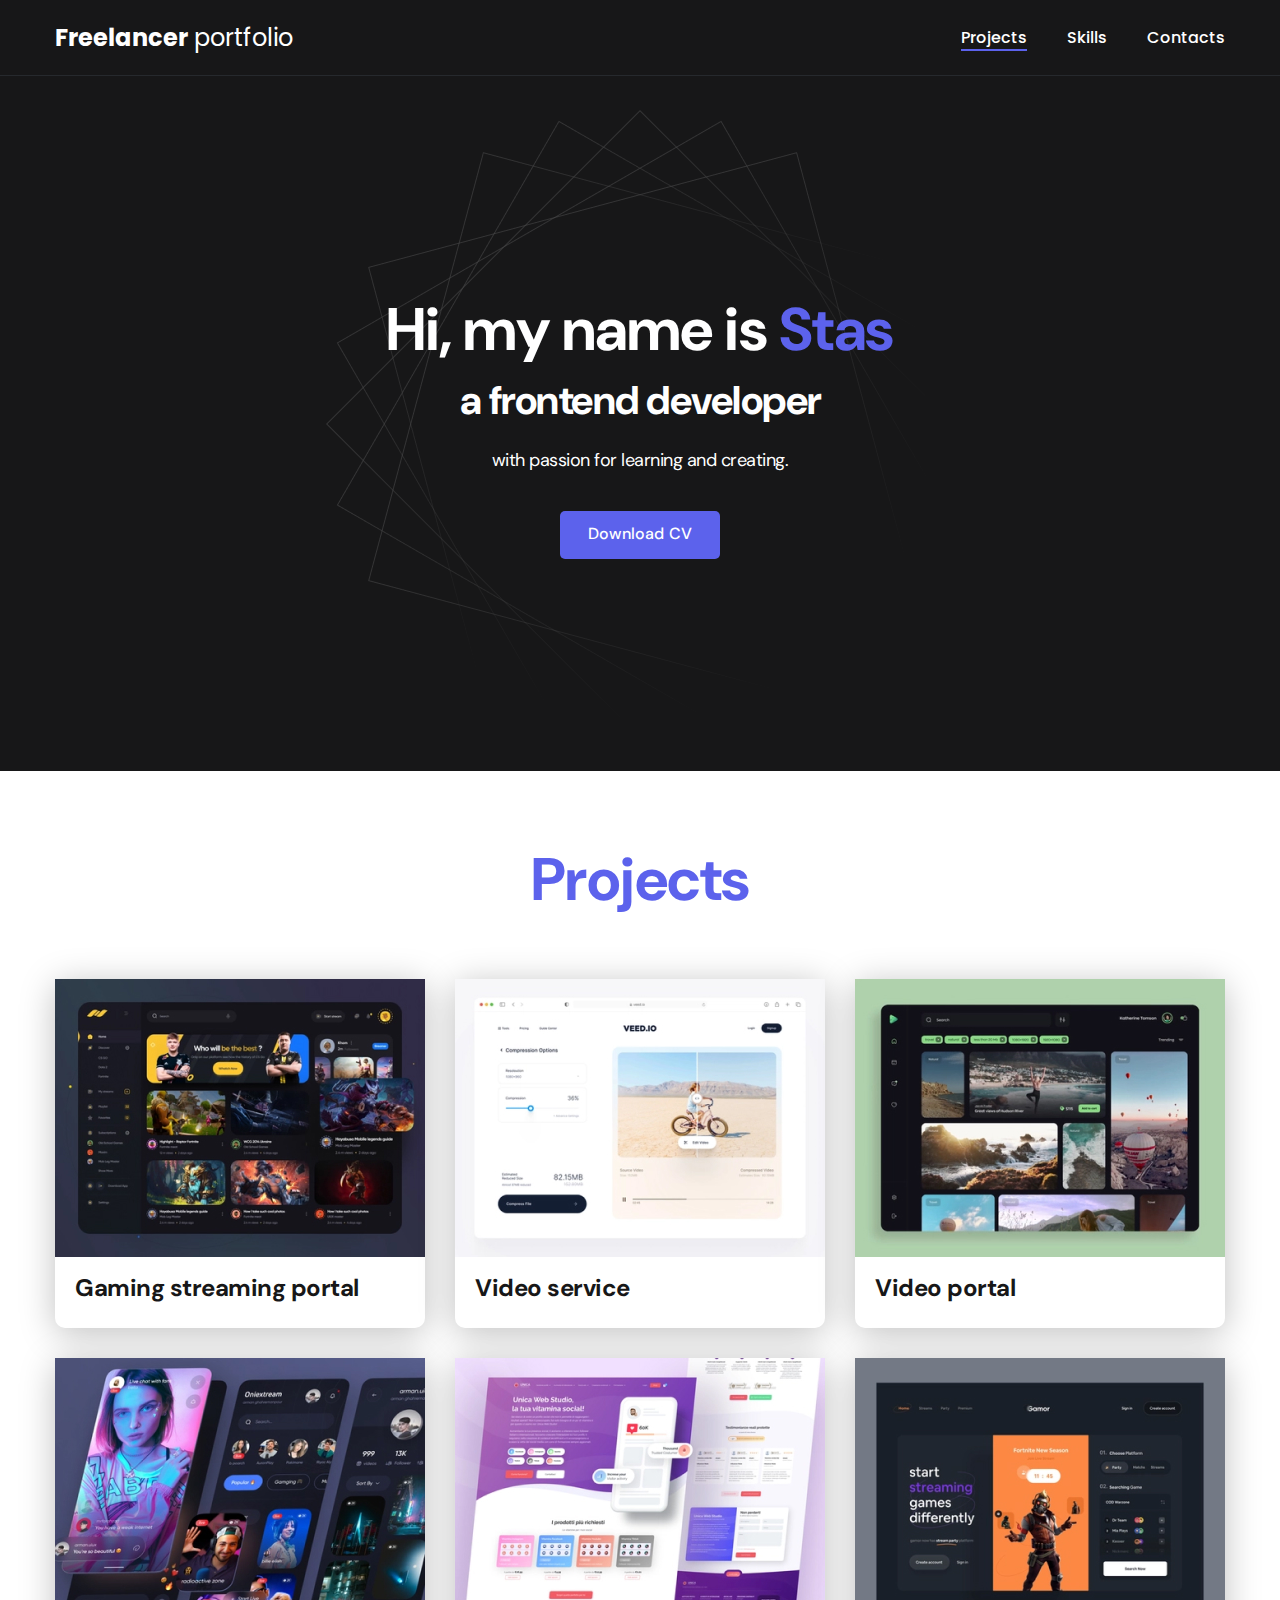
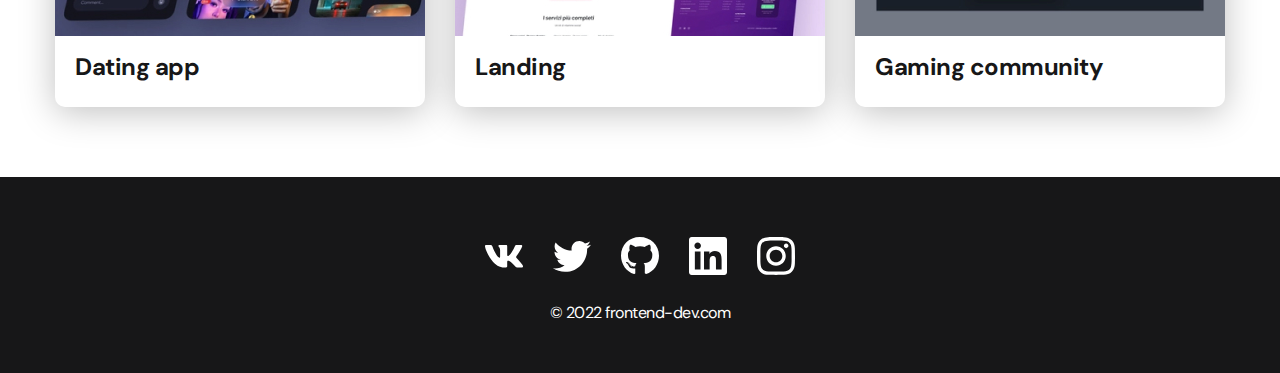
<file: index.html>
<!DOCTYPE html>
<html lang="en">
  <head>
    <meta charset="UTF-8" />
    <meta http-equiv="X-UA-Compatible" content="IE=edge" />
    <meta name="viewport" content="width=device-width, initial-scale=1.0" />
    <link
      href="https://fonts.googleapis.com/css2?family=DM+Sans:ital,wght@0,500;0,700;1,400&family=Poppins:wght@400;500;700&display=swap"
      rel="stylesheet"
    />
    <link rel="stylesheet" href="./css/style.css" />
    <title>Document</title>
  </head>
  <body>
    <nav class="nav">
      <div class="container">
        <div class="nav-row">
          <a class="logo"><strong>Freelancer</strong> portfolio</a>
          <ul class="nav-list">
            <li class="list-item">
              <a href="./projectpage.html" class="item-link active">
                Projects</a
              >
            </li>
            <li class="list-item">
              <a href="./skills.html" class="item-link"> Skills</a>
            </li>
            <li class="list-item">
              <a href="./contacts.html" class="item-link"> Contacts</a>
            </li>
          </ul>
        </div>
      </div>
    </nav>

    <header class="header">
      <div class="header-wrapper">
        <h1 class="header-title">
          <strong> Hi, my name is <em>Stas</em></strong
          ><br />
          a frontend developer
        </h1>
        <div class="header-text">
          <p>with passion for learning and creating.</p>
        </div>
        <a href="#!" class="button">Download CV</a>
      </div>
    </header>

    <main class="section">
      <div class="container">
        <h2 class="title-1">Projects</h2>
        <ul class="projects">
          <li class="project">
            <a href="./project-page.html">
              <img
                src="./assets/projects/01.jpg"
                alt="project"
                class="project-image"
              />
              <h3 class="project-title">Gaming streaming portal</h3>
            </a>
          </li>
          <li class="project">
            <a href="./project-page.html">
              <img
                src="./assets/projects/02.jpg"
                alt="project"
                class="project-image"
              />
              <h3 class="project-title">Video service</h3>
            </a>
          </li>
          <li class="project">
            <a href="./project-page.html">
              <img
                src="./assets/projects/03.jpg"
                alt="project"
                class="project-image"
              />
              <h3 class="project-title">Video portal</h3>
            </a>
          </li>
          <li class="project">
            <a href="./project-page.html">
              <img
                src="./assets/projects/04.jpg"
                alt="project"
                class="project-image"
              />
              <h3 class="project-title">Dating app</h3>
            </a>
          </li>
          <li class="project">
            <a href="./project-page.html">
              <img
                src="./assets/projects/05.jpg"
                alt="project"
                class="project-image"
              />
              <h3 class="project-title">Landing</h3>
            </a>
          </li>
          <li class="project">
            <a href="./project-page.html">
              <img
                src="./assets/projects/06.jpg"
                alt="project"
                class="project-image"
              />
              <h3 class="project-title">Gaming community</h3>
            </a>
          </li>
        </ul>
      </div>
    </main>

    <footer class="footer">
      <div class="container">
        <div class="footer-wrapper">
          <ul class="social">
            <li class="social-item">
              <a href="#!"><img src="./assets/icons/Vector-1.svg" alt="" /></a>
            </li>
            <li class="social-item">
              <a href="#!"><img src="./assets/icons/Vector-2.svg" alt="" /></a>
            </li>
            <li class="social-item">
              <a href="#!"><img src="./assets/icons/Vector-3.svg" alt="" /></a>
            </li>
            <li class="social-item">
              <a href="#!"><img src="./assets/icons/Vector-4.svg" alt="" /></a>
            </li>
            <li class="social-item">
              <a href="#!"><img src="./assets/icons/Vector.svg" alt="" /></a>
            </li>
          </ul>
          <div class="copyryte">
            <p>© 2022 frontend-dev.com</p>
          </div>
        </div>
      </div>
    </footer>
  </body>
</html>
</file>
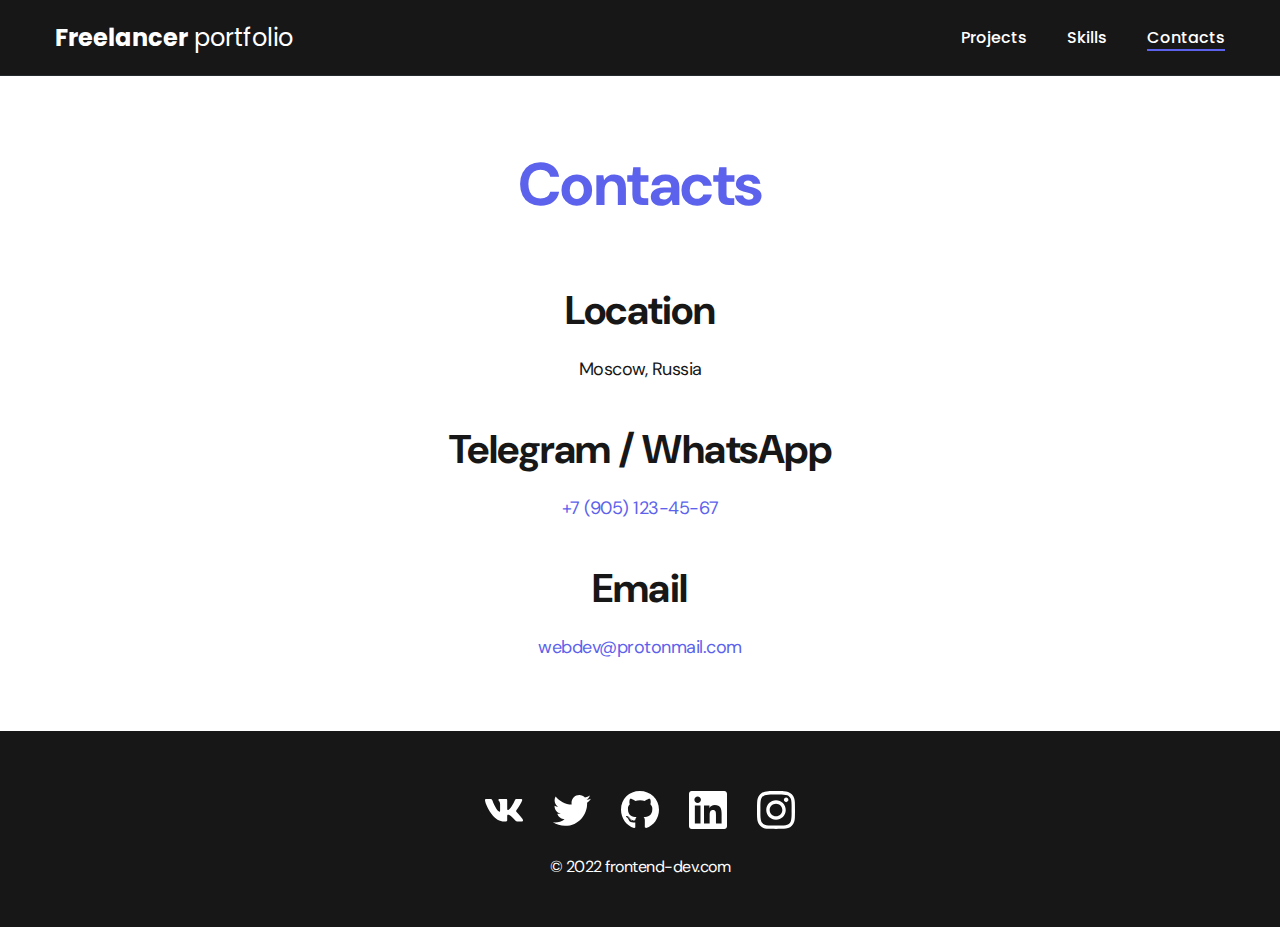
<file: contacts.html>
<!DOCTYPE html>
<html lang="en">
  <head>
    <meta charset="UTF-8" />
    <meta http-equiv="X-UA-Compatible" content="IE=edge" />
    <meta name="viewport" content="width=device-width, initial-scale=1.0" />
    <link
      href="https://fonts.googleapis.com/css2?family=DM+Sans:ital,wght@0,500;0,700;1,400&family=Poppins:wght@400;500;700&display=swap"
      rel="stylesheet"
    />
    <link rel="stylesheet" href="./css/style.css" />
    <title>Document</title>
  </head>
  <body>
    <nav class="nav">
      <div class="container">
        <div class="nav-row">
          <a class="logo"><strong>Freelancer</strong> portfolio</a>
          <ul class="nav-list">
            <li class="list-item">
              <a href="./index.html" class="item-link"> Projects</a>
            </li>
            <li class="list-item">
              <a href="./skills.html" class="item-link"> Skills</a>
            </li>
            <li class="list-item">
              <a href="./contacts.html" class="item-link active"> Contacts</a>
            </li>
          </ul>
        </div>
      </div>
    </nav>

    <main class="section">
      <div class="container">
        <h1 class="title-1">Contacts</h1>
        <ul class="content-list">
          <li class="content-list-item">        
            <h2 class="title-2">Location </h2>
            <p>
              Moscow, Russia
            </p>
          </li>
         <li class="content-list-item">        
          <h2 class="title-2">Telegram / WhatsApp</h2>
          <p><a href="tel:+79051234567">+7 (905) 123-45-67</a></p>
        </li>
        <li class="content-list-item">        
          <h2 class="title-2">Email</h2>
          <p><a href="mailto:webdev@protonmail.com">webdev@protonmail.com</a></p>
        </li>
      </ul>
    </main>

    <footer class="footer">
      <div class="container">
        <div class="footer-wrapper">
          <ul class="social">
            <li class="social-item">
              <a href="#!"><img src="./assets/icons/Vector-1.svg" alt="" /></a>
            </li>
            <li class="social-item">
              <a href="#!"><img src="./assets/icons/Vector-2.svg" alt="" /></a>
            </li>
            <li class="social-item">
              <a href="#!"><img src="./assets/icons/Vector-3.svg" alt="" /></a>
            </li>
            <li class="social-item">
              <a href="#!"><img src="./assets/icons/Vector-4.svg" alt="" /></a>
            </li>
            <li class="social-item">
              <a href="#!"><img src="./assets/icons/Vector.svg" alt="" /></a>
            </li>
          </ul>
          <div class="copyryte">
            <p>© 2022 frontend-dev.com</p>
          </div>
        </div>
      </div>
    </footer>
  </body>
</html>
</file>
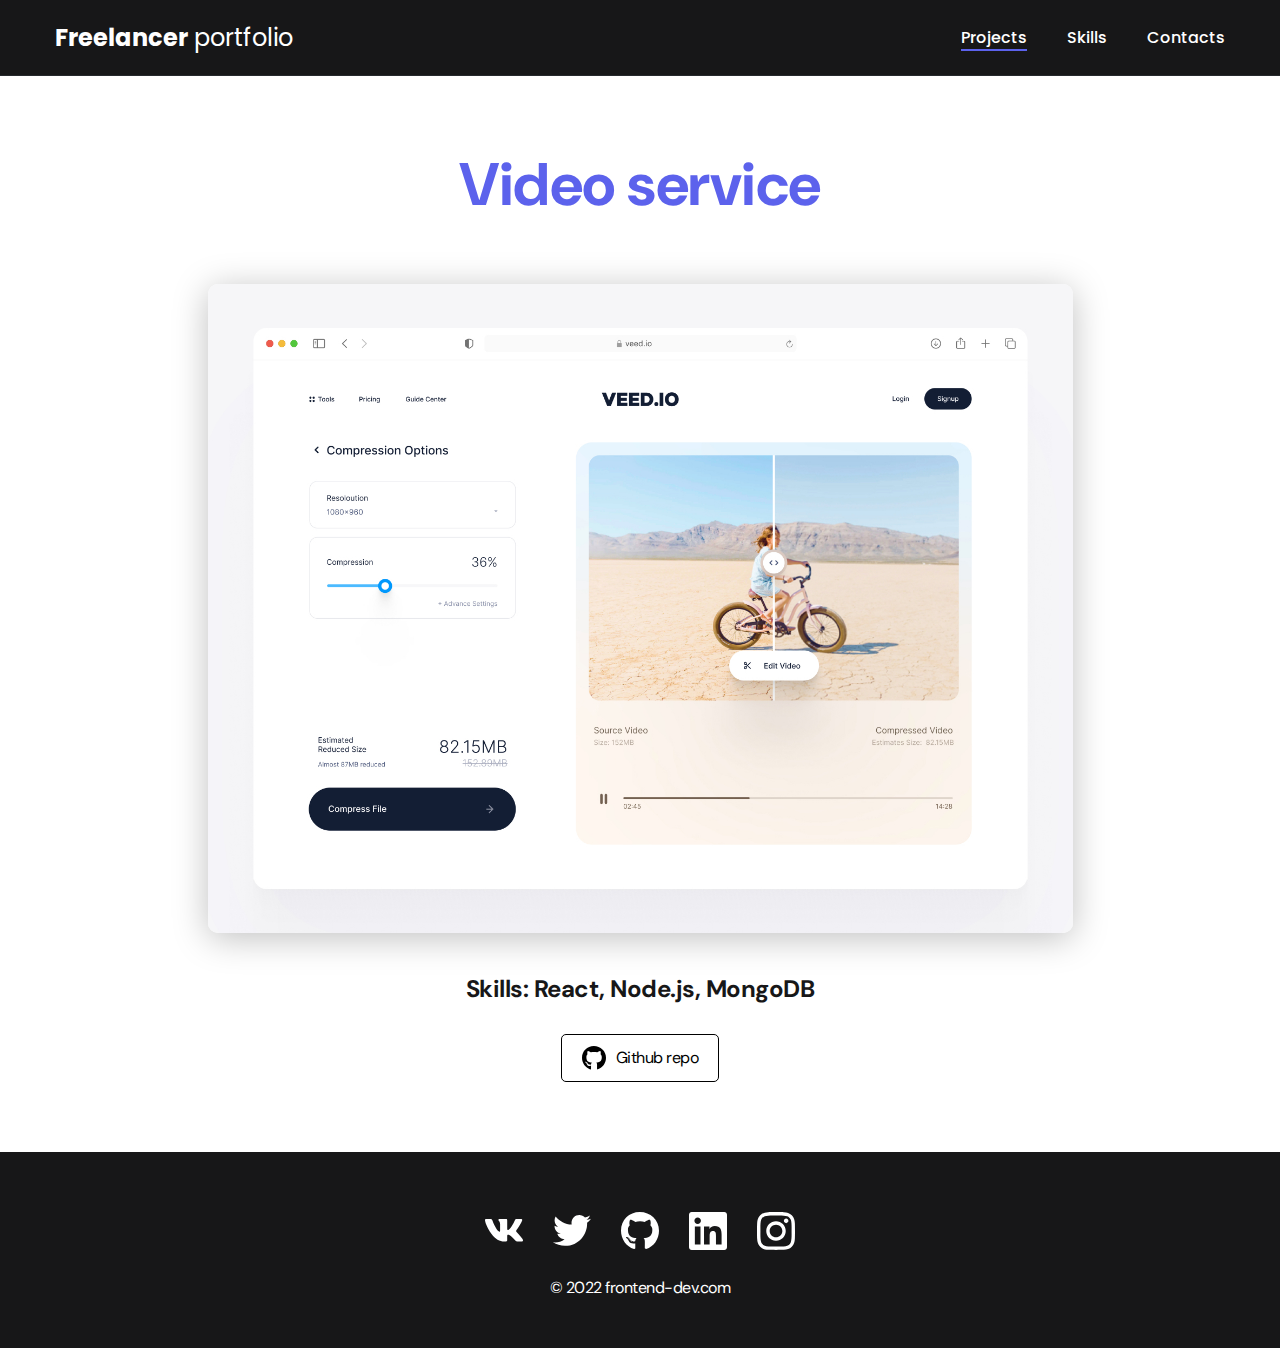
<file: projectpage.html>
<!DOCTYPE html>
<html lang="en">
  <head>
    <meta charset="UTF-8" />
    <meta http-equiv="X-UA-Compatible" content="IE=edge" />
    <meta name="viewport" content="width=device-width, initial-scale=1.0" />
    <link
      href="https://fonts.googleapis.com/css2?family=DM+Sans:ital,wght@0,500;0,700;1,400&family=Poppins:wght@400;500;700&display=swap"
      rel="stylesheet"
    />
    <link rel="stylesheet" href="./css/style.css" />
    <title>Document</title>
  </head>
  <body>
    <nav class="nav">
      <div class="container">
        <div class="nav-row">
          <a class="logo"><strong>Freelancer</strong> portfolio</a>
          <ul class="nav-list">
            <li class="list-item">
              <a href="./index.html" class="item-link active"> Projects</a>
            </li>
            <li class="list-item">
              <a href="./skills.html" class="item-link"> Skills</a>
            </li>
            <li class="list-item">
              <a href="./contacts.html" class="item-link"> Contacts</a>
            </li>
          </ul>
        </div>
      </div>
    </nav>

    <main class="section">
      <div class="container">
        <div class="project-details">
          <h1 class="title-1">Video service</h1>
          <img
            src="./assets/newpagrs/02-big.jpg"
            alt=""
            class="project-details-cover"
          />
          <div class="project-details-desc">
            <p>Skills: React, Node.js, MongoDB</p>
          </div>

          <a href="#!" class="btn-outline">
            <img src="./assets/newpagrs/git.svg" alt="" />
            Github repo
          </a>
        </div>
      </div>
    </main>

    <footer class="footer">
      <div class="container">
        <div class="footer-wrapper">
          <ul class="social">
            <li class="social-item">
              <a href="#!"><img src="./assets/icons/Vector-1.svg" alt="" /></a>
            </li>
            <li class="social-item">
              <a href="#!"><img src="./assets/icons/Vector-2.svg" alt="" /></a>
            </li>
            <li class="social-item">
              <a href="#!"><img src="./assets/icons/Vector-3.svg" alt="" /></a>
            </li>
            <li class="social-item">
              <a href="#!"><img src="./assets/icons/Vector-4.svg" alt="" /></a>
            </li>
            <li class="social-item">
              <a href="#!"><img src="./assets/icons/Vector.svg" alt="" /></a>
            </li>
          </ul>
          <div class="copyryte">
            <p>© 2022 frontend-dev.com</p>
          </div>
        </div>
      </div>
    </footer>
  </body>
</html>
</file>
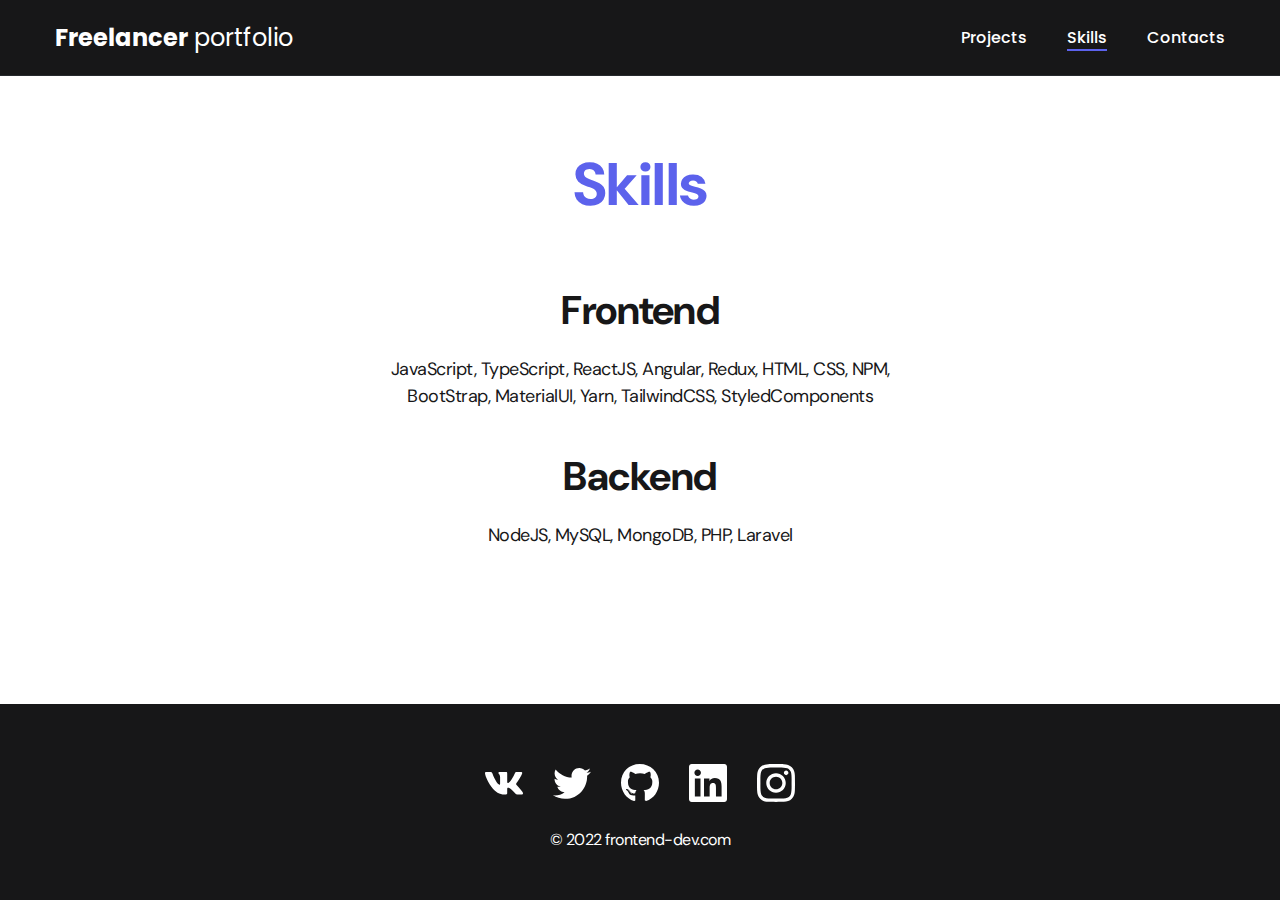
<file: skills.html>
<!DOCTYPE html>
<html lang="en">
  <head>
    <meta charset="UTF-8" />
    <meta http-equiv="X-UA-Compatible" content="IE=edge" />
    <meta name="viewport" content="width=device-width, initial-scale=1.0" />
    <link
      href="https://fonts.googleapis.com/css2?family=DM+Sans:ital,wght@0,500;0,700;1,400&family=Poppins:wght@400;500;700&display=swap"
      rel="stylesheet"
    />
    <link rel="stylesheet" href="./css/style.css" />
    <title>Document</title>
  </head>
  <body>
    <nav class="nav">
      <div class="container">
        <div class="nav-row">
          <a class="logo"><strong>Freelancer</strong> portfolio</a>
          <ul class="nav-list">
            <li class="list-item">
              <a href="./index.html" class="item-link"> Projects</a>
            </li>
            <li class="list-item">
              <a href="./skills.html" class="item-link active"> Skills</a>
            </li>
            <li class="list-item">
              <a href="./contacts.html" class="item-link "> Contacts</a>
            </li>
          </ul>
        </div>
      </div>
    </nav>

    <main class="section">
      <div class="container">
        <h1 class="title-1">Skills</h1>
        <ul class="content-list">
          <li class="content-list-item">        
            <h2 class="title-2">Frontend </h2>
            <p>
              JavaScript, TypeScript, ReactJS, Angular, Redux, HTML, CSS, NPM,
              BootStrap, MaterialUI, Yarn, TailwindCSS, StyledComponents
            </p>
          </li>
         <li class="content-list-item">        
          <h2 class="title-2">Backend</h2>
          <p>NodeJS, MySQL, MongoDB, PHP, Laravel</p>
        </li>
      </ul>
    </main>

    <footer class="footer">
      <div class="container">
        <div class="footer-wrapper">
          <ul class="social">
            <li class="social-item">
              <a href="#!"><img src="./assets/icons/Vector-1.svg" alt="" /></a>
            </li>
            <li class="social-item">
              <a href="#!"><img src="./assets/icons/Vector-2.svg" alt="" /></a>
            </li>
            <li class="social-item">
              <a href="#!"><img src="./assets/icons/Vector-3.svg" alt="" /></a>
            </li>
            <li class="social-item">
              <a href="#!"><img src="./assets/icons/Vector-4.svg" alt="" /></a>
            </li>
            <li class="social-item">
              <a href="#!"><img src="./assets/icons/Vector.svg" alt="" /></a>
            </li>
          </ul>
          <div class="copyryte">
            <p>© 2022 frontend-dev.com</p>
          </div>
        </div>
      </div>
    </footer>
  </body>
</html>
</file>
<file: css/style.css>
@import "./reset.css";
/* 
font-family: 'DM Sans', sans-serif;
font-family: 'Poppins', sans-serif; 
*/
:root {
  --black: #171718;
  --black-border: #26292d;
  --white: #fff;
  --purple: #5c62ec;
  --text--color: var(--black);
  --dark--bg: var(--black);
  --dark--border: var(--black-border);
  --header--text: var(--white);
  --accent: var(--purple);
}

html,
body {
  font-family: "DM Sans", sans-serif;
  letter-spacing: -0.5px;
  color: var(--text--color);
  height: 100%;
  display: flex;
  flex-direction: column;
}

.container {
  padding: 0 15px;
  max-width: 1200px;
  margin: 0 auto;
}

.none {
  display: none !important;
}

/* navigation */
.nav {
  letter-spacing: normal;
  padding: 20px 0px;
  background: var(--dark--bg);
  color: var(--header--text);
  border-bottom: 1px solid var(--dark--border);
}
.nav .nav-row {
  display: flex;
  justify-content: space-between;
  align-items: center;
  -moz-column-gap: 30px;
  column-gap: 30px;
  row-gap: 20px;
  flex-wrap: wrap;
}
.nav .logo {
  color: var(--header--text);
  font-size: 24px;
  font-family: "Poppins", sans-serif;
}
.nav .logo strong {
  font-weight: 700;
}
.nav .nav-list {
  display: flex;
  align-items: center;
  -moz-column-gap: 40px;
  column-gap: 40px;
  font-size: 16px;
  font-weight: 500;
  font-family: "Poppins", sans-serif;
}
.nav .nav-list .item-link {
  color: var(--header--text);
  transition: opacity 0.7s ease-in;
}
.nav .nav-list .item-link.active {
  position: relative;
}
.nav .nav-list .item-link.active::before {
  content: "";
  position: absolute;
  left: 0;
  top: 100%;
  display: block;
  height: 2px;
  width: 100%;
  background-color: var(--accent);
}

.item-link:hover {
  opacity: 0.7;
}

.header {
  padding: 40px 0;
  min-height: 695px;
  background-color: var(--dark--bg);
  color: var(--header--text);
  background-image: url("../assets/back.png");
  background-repeat: no-repeat;
  background-size: auto;
  background-position: center;
  display: flex;
  justify-content: center;
  align-items: center;
  text-align: center;
}
.header .header-wrapper {
  padding: 0 15px;
  width: 660px;
}
.header .header-wrapper .header-title {
  margin-bottom: 20px;
  font-size: 40px;
  font-weight: 700;
  line-height: 1.4;
}
.header .header-wrapper .header-title strong {
  font-weight: 700;
  font-size: 60px;
}
.header .header-wrapper .header-title em {
  font-style: normal;
  color: var(--accent);
}
.header .header-wrapper .header-text {
  font-size: 18px;
  line-height: 1.333;
  margin-bottom: 40px;
}
.header .header-wrapper .header-text p + p {
  margin-top: 0.5em;
}
.header .header-wrapper .button {
  display: inline-block;
  height: 48px;
  padding: 12px 28px;
  border-radius: 5px;
  background-color: var(--accent);
  color: var(--white);
  letter-spacing: 0.15px;
  font-size: 16px;
  font-weight: 500;
  transition: opacity 0.7s ease-in;
}

.button:hover {
  opacity: 0.6;
}

.button:active {
  position: relative;
  top: 1px;
}

.section {
  padding: 70px 0px;
}
.section .title-1 {
  margin-bottom: 60px;
  font-size: 60px;
  font-weight: 700;
  line-height: 1.3;
  color: var(--accent);
  text-align: center;
}
.section .projects {
  display: flex;
  flex-wrap: wrap;
  -moz-column-gap: 30px;
  column-gap: 30px;
  row-gap: 30px;
}
.section .project {
  min-width: 370px;
  background-color: var(--white);
  box-shadow: 0px 5px 35px rgba(0, 0, 0, 0.25);
  border-radius: 10px;
}
.section .project-title {
  padding: 15px 20px 25px;
  font-size: 24px;
  font-weight: 700;
  line-height: 1.3;
  color: var(--text--color);
}
.section .project-imaGE {
  border-radius: 10px;
}

.project-details {
  max-width: 865px;
  margin: 0 auto;
  display: flex;
  flex-direction: column;
  align-items: center;
  text-align: center;
}
.project-details .project-details-cover {
  max-width: 100%;
  margin-bottom: 40px;
  box-shadow: 0px 5px 35px rgba(0, 0, 0, 0.25);
  border-radius: 10px;
}
.project-details .project-details-desc {
  margin-bottom: 30px;
  font-size: 24px;
  font-weight: 700;
  line-height: 1.3;
}
.project-details .btn-outline {
  display: flex;
  -moz-column-gap: 10px;
  column-gap: 10px;
  align-items: center;
  padding: 12px 20px;
  height: 48px;
  border-radius: 5px;
  border: 1px solid #000;
  color: #000;
  transition: opacity 0.2s ease-in;
}
.project-details .btn-outline:hover {
  opacity: 0.8;
}
.project-details .btn-outline:active {
  position: relative;
  top: 1px;
}

.content-list {
  max-width: 570px;
  margin: 0 auto;
  display: flex;
  flex-direction: column;
  align-items: center;
  text-align: center;
  row-gap: 40px;
}
.content-list .content-list-item {
  font-size: 18px;
  line-height: 1.5;
}
.content-list .content-list-item a {
  color: var(--accent);
}
.content-list .content-list-item p + p {
  margin-top: 0.5em;
}
.content-list .content-list-item .title-2 {
  font-size: 40px;
  line-height: 1.3;
  margin-bottom: 20px;
  font-weight: 700;
}

.footer {
  margin-top: auto;
  padding: 60px 0 50px;
  background-color: var(--dark--bg);
  color: var(--header--text);
}
.footer .footer-wrapper {
  display: flex;
  flex-direction: column;
  align-items: center;
  row-gap: 27px;
}
.footer .social {
  display: flex;
  row-gap: 30px;
  column-gap: 30px;
  align-items: center;
}
.footer .copyryte {
  font-size: 16px;
}
.footer .copyryte p + p {
  margin-top: 0.5em;
}

@media (width: 600px) {
  .header-title {
    font-size: 30px;
  }
  .header-title strong {
    font-size: 40px;
  }
}
</file>
